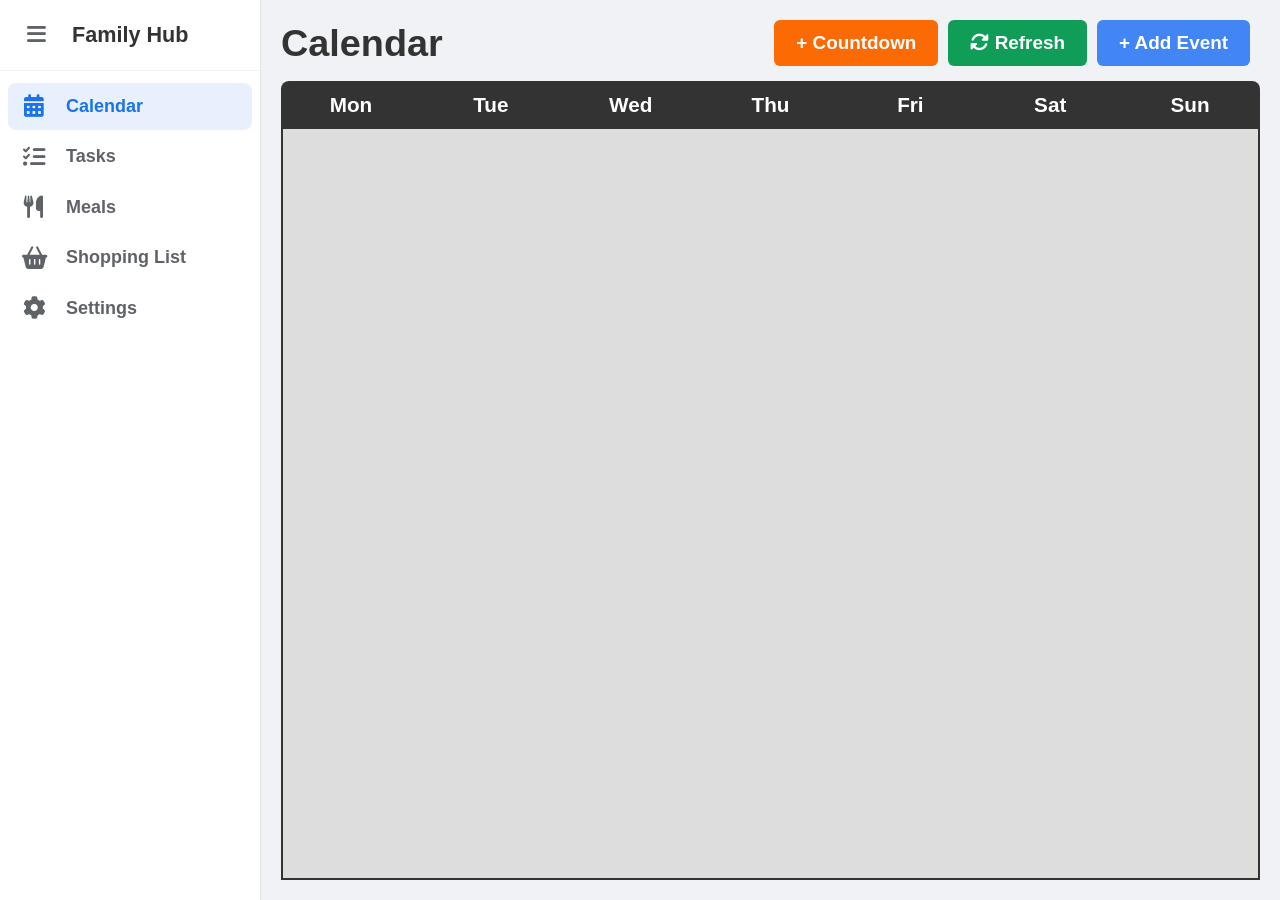
<file: index.html>
<!DOCTYPE html>
<html lang="en">
<head>
    <meta charset="UTF-8">
    <meta name="viewport" content="width=device-width, initial-scale=1.0">
    <title>Family Board Dashboard</title>
    <link rel="stylesheet" href="style.css">
    <link rel="stylesheet" href="https://cdnjs.cloudflare.com/ajax/libs/font-awesome/6.4.0/css/all.min.css">
</head>
<body>

    <!-- Unified Flex Structural Wrapper -->
    <div class="dashboard-container">

        <!-- Retractable Side Menu -->
        <nav id="sidebar" class="sidebar collapsed">
            <div class="sidebar-header">
                <button id="sidebarToggle" class="icon-btn"><i class="fas fa-bars"></i></button>
                <span class="sidebar-title">Family Hub</span>
            </div>
            <ul class="sidebar-menu">
                <li class="active">
                    <a href="index.html">
                        <i class="fas fa-calendar-alt"></i>
                        <span class="menu-text">Calendar</span>
                    </a>
                </li>
                <li><a href="tasks.html"><i class="fas fa-tasks"></i><span class="menu-text">Tasks</span></a></li>
                <li>
                    <a href="meals.html">
                        <i class="fas fa-utensils"></i>
                        <span class="menu-text">Meals</span>
                    </a>
                </li>
                <li>
                    <a href="shopping.html">
                        <i class="fas fa-shopping-basket"></i>
                        <span class="menu-text">Shopping List</span>
                    </a>
                </li>
                <li>
                    <a href="settings.html">
                        <i class="fas fa-cog"></i>
                        <span class="menu-text">Settings</span>
                    </a>
                </li>
                
            </ul>
        </nav>

        <!-- Main Content Area Wrapper -->
        <main class="main-content">
            <section class="calendar-section">
                <div class="controls">
                    <div class="header-left">
                        <button id="contentMenuToggle" class="icon-btn hide-on-desktop"><i class="fas fa-bars"></i></button>
                        <h1>Calendar</h1>
                    </div>
                    <div class="button-group">
                        <!-- Restored Interactive Countdown Components -->
                        <div id="countdown-widget" class="hidden" onclick="openCountdownModal()">
                            <div id="widget-label">Countdown</div>
                            <div id="widget-timer">00d 00h 00m 00s</div>
                        </div>
                        <button id="add-countdown-btn" style="margin-right: 10px; background-color: #fc6a03;" onclick="openCountdownModal()">+ Countdown</button>
                        <button id="refresh-calendar-btn" class="action-btn" style="background-color: #0f9d58;">
    <i class="fas fa-sync-alt"></i> Refresh
</button>
                        <button style="margin-right: 10px;" onclick="openEventModal()">+ Add Event</button>
                    </div>
                </div>

                <div class="calendar-header">
                    <div>Mon</div><div>Tue</div><div>Wed</div><div>Thu</div><div>Fri</div><div>Sat</div><div>Sun</div>
                </div>
                
                <div id="calendar-grid" class="calendar-grid">
                    <!-- JS dynamically injects grid cells here -->
                </div>
            </section>
        </main>
        
    </div>

    <!-- Event/Modal Overlay Structure -->
    <div id="eventModal" class="modal">
        <div class="modal-content">
            <h2 id="modalTitle">Add Family Event</h2>
            
            <label for="eventSummary">Event Name:</label>
            <input type="text" id="eventSummary">
            
            <div id="calendar-select-group">
                <label for="eventCalendar">Calendar:</label>
                <select id="eventCalendar"></select>
            </div>
            
            <label for="eventDate">Date:</label>
            <input type="date" id="eventDate">
            
            <label for="eventTime">Time:</label>
            <input type="time" id="eventTime">
            
            <div class="modal-buttons">
                <button id="deleteEventBtn" onclick="deleteEvent()">Delete</button>
                <button style="background-color: #aaa;" onclick="closeEventModal()">Cancel</button>
                <button onclick="submitEvent()">Save</button>
            </div>
        </div>
    </div>

    <script src="script.js" defer></script>
    <script async defer src="https://apis.google.com/js/api.js"></script>
    <script async defer src="https://accounts.google.com/gsi/client"></script>
    
</body>
</html>
</file>
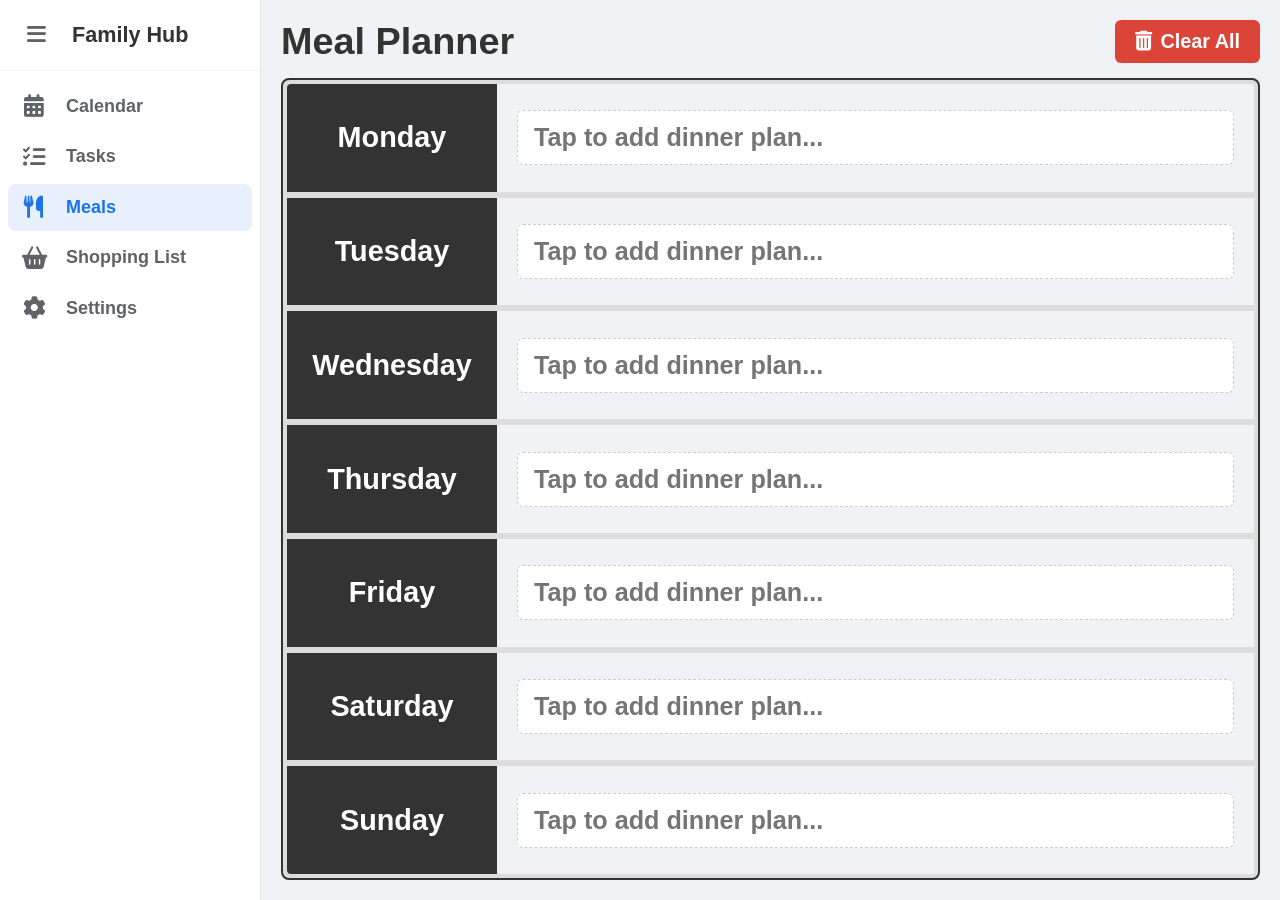
<file: meals.html>
<!DOCTYPE html>
<html lang="en">
<head>
    <meta charset="UTF-8">
    <meta name="viewport" content="width=device-width, initial-scale=1.0">
    <title>Family Board - Meals</title>
    <link rel="stylesheet" href="style.css">
    <!-- FontAwesome for matching dashboard icons -->
    <link rel="stylesheet" href="https://cdnjs.cloudflare.com/ajax/libs/font-awesome/6.4.0/css/all.min.css">
</head>
<body>

    <!-- Unified Flex Structural Wrapper -->
    <div class="dashboard-container">

        <!-- Retractable Side Menu -->
        <nav id="sidebar" class="sidebar collapsed">
            <div class="sidebar-header">
                <button id="sidebarToggle" class="icon-btn"><i class="fas fa-bars"></i></button>
                <span class="sidebar-title">Family Hub</span>
            </div>
            <ul class="sidebar-menu">
                <li>
                    <a href="index.html">
                        <i class="fas fa-calendar-alt"></i>
                        <span class="menu-text">Calendar</span>
                    </a>
                </li>
                <li><a href="tasks.html"><i class="fas fa-tasks"></i><span class="menu-text">Tasks</span></a></li>
                <li class="active">
                    <a href="meals.html">
                        <i class="fas fa-utensils"></i>
                        <span class="menu-text">Meals</span>
                    </a>
                </li>
                <li>
                    <a href="shopping.html">
                        <i class="fas fa-shopping-basket"></i>
                        <span class="menu-text">Shopping List</span>
                    </a>
                </li>
                <li>
                    <a href="settings.html">
                        <i class="fas fa-cog"></i>
                        <span class="menu-text">Settings</span>
                    </a>
                </li>
                
            </ul>
        </nav>

        <!-- Main Content Area -->
        <main class="main-content" style="height: 100vh; padding: 20px; box-sizing: border-box; display: flex; flex-direction: column;">
            <header class="controls" style="margin-bottom: 15px; flex-shrink: 0;">
                <div class="header-left">
                    <button id="contentMenuToggle" class="icon-btn hide-on-desktop"><i class="fas fa-bars"></i></button>
                    <h1>Meal Planner</h1>
                </div>
                <div class="button-group">
                    <!-- Cleaned: Removed inline onclick attribute -->
                    <button id="clearAllMealsBtn" class="clear-btn"><i class="fas fa-trash-alt" style="margin-right: 8px;"></i>Clear All</button>
                </div>
            </header>

            <!-- Horizontally Stacked Day Rows -->
            <div class="meal-rows-container">
                <!-- Monday -->
                <div class="meal-row-card">
                    <h3 class="meal-day-label">Monday</h3>
                    <div class="meal-input-container">
                        <input type="text" id="meal-monday" class="meal-input" placeholder="Tap to add dinner plan...">
                    </div>
                </div>
                <!-- Tuesday -->
                <div class="meal-row-card">
                    <h3 class="meal-day-label">Tuesday</h3>
                    <div class="meal-input-container">
                        <input type="text" id="meal-tuesday" class="meal-input" placeholder="Tap to add dinner plan...">
                    </div>
                </div>
                <!-- Wednesday -->
                <div class="meal-row-card">
                    <h3 class="meal-day-label">Wednesday</h3>
                    <div class="meal-input-container">
                        <input type="text" id="meal-wednesday" class="meal-input" placeholder="Tap to add dinner plan...">
                    </div>
                </div>
                <!-- Thursday -->
                <div class="meal-row-card">
                    <h3 class="meal-day-label">Thursday</h3>
                    <div class="meal-input-container">
                        <input type="text" id="meal-thursday" class="meal-input" placeholder="Tap to add dinner plan...">
                    </div>
                </div>
                <!-- Friday -->
                <div class="meal-row-card">
                    <h3 class="meal-day-label">Friday</h3>
                    <div class="meal-input-container">
                        <input type="text" id="meal-friday" class="meal-input" placeholder="Tap to add dinner plan...">
                    </div>
                </div>
                <!-- Saturday -->
                <div class="meal-row-card">
                    <h3 class="meal-day-label">Saturday</h3>
                    <div class="meal-input-container">
                        <input type="text" id="meal-saturday" class="meal-input" placeholder="Tap to add dinner plan...">
                    </div>
                </div>
                <!-- Sunday -->
                <div class="meal-row-card">
                    <h3 class="meal-day-label">Sunday</h3>
                    <div class="meal-input-container">
                        <input type="text" id="meal-sunday" class="meal-input" placeholder="Tap to add dinner plan...">
                    </div>
                </div>
            </div>
        </main>
        
    </div>

    <script src="script.js" defer></script>
    <script async defer src="https://apis.google.com/js/api.js"></script>
    <script async defer src="https://accounts.google.com/gsi/client"></script>
</body>
</html>
</file>
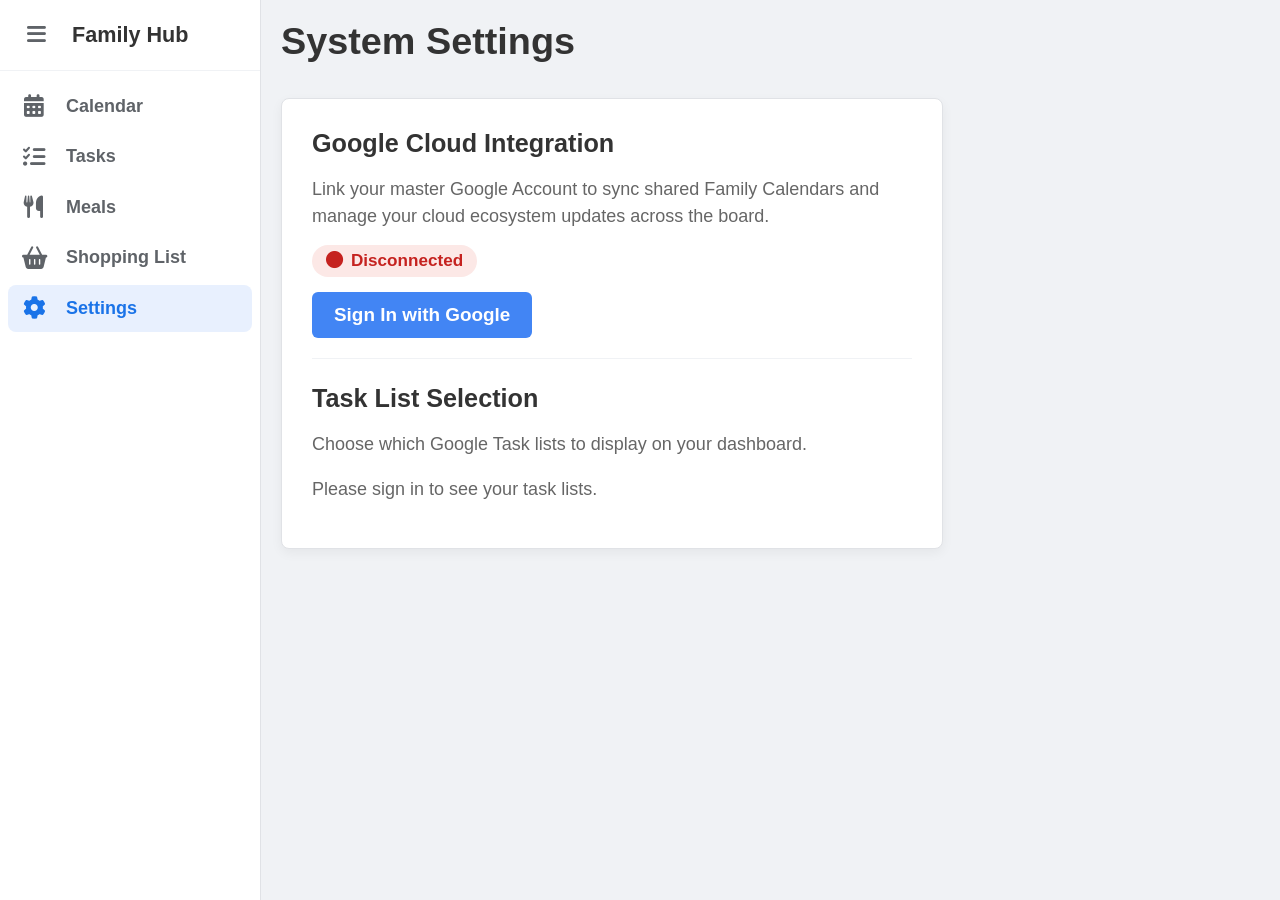
<file: settings.html>
<!DOCTYPE html>
<html lang="en">
<head>
    <meta charset="UTF-8">
    <meta name="viewport" content="width=device-width, initial-scale=1.0">
    <title>Family Board - Settings</title>
    <link rel="stylesheet" href="style.css">
    <link rel="stylesheet" href="https://cdnjs.cloudflare.com/ajax/libs/font-awesome/6.4.0/css/all.min.css">
</head>
<body>

    <div class="dashboard-container">
        <!-- Retractable Side Menu -->
        <nav id="sidebar" class="sidebar collapsed">
            <div class="sidebar-header">
                <button id="sidebarToggle" class="icon-btn"><i class="fas fa-bars"></i></button>
                <span class="sidebar-title">Family Hub</span>
            </div>
            <ul class="sidebar-menu">
                <li><a href="index.html"><i class="fas fa-calendar-alt"></i><span class="menu-text">Calendar</span></a></li>
                <li><a href="tasks.html"><i class="fas fa-tasks"></i><span class="menu-text">Tasks</span></a></li>
                <li><a href="meals.html"><i class="fas fa-utensils"></i><span class="menu-text">Meals</span></a></li>
                <li><a href="shopping.html"><i class="fas fa-shopping-basket"></i><span class="menu-text">Shopping List</span></a></li>                
                <li class="active"><a href="settings.html"><i class="fas fa-cog"></i><span class="menu-text">Settings</span></a></li>
            </ul>
        </nav>

        <!-- Main Content Area -->
        <main class="main-content" style="padding: 20px;">
            <header class="controls" style="margin-bottom: 15px;">
                <div class="header-left">
                    <button id="contentMenuToggle" class="icon-btn hide-on-desktop"><i class="fas fa-bars"></i></button>
                    <h1>System Settings</h1>
                </div>
            </header>

            <div class="settings-container">
                <div class="settings-section">
                    <h2>Google Cloud Integration</h2>
                    <p>Link your master Google Account to sync shared Family Calendars and manage your cloud ecosystem updates across the board.</p>
                    
                    <div id="auth-status-badge" class="status-badge disconnected">
                        <i class="fas fa-circle"></i> <span id="status-text">Disconnected</span>
                    </div>

                    <div class="auth-btn-group">
                        <button id="auth_button" onclick="handleAuthClick()">Sign In with Google</button>
                        <button id="disconnect_button" class="disconnect-btn hidden" onclick="handleDisconnectClick()">Disconnect</button>
                    </div>
                </div>
                <div class="settings-section">
                    <h2>Task List Selection</h2>
                    <p>Choose which Google Task lists to display on your dashboard.</p>
                    <div id="task-lists-container">
                        <!-- Lists will be injected here via script.js -->
                        <p>Please sign in to see your task lists.</p>
                    </div>
                </div>
            </div>
        </main>
    </div>

    <script src="script.js" defer></script>
    <script async defer src="https://apis.google.com/js/api.js"></script>
    <script async defer src="https://accounts.google.com/gsi/client"></script>


</body>
</html>
</file>
<file: style.css>
/* ==========================================
   1. GLOBAL RESET & LAYOUT
   ========================================== */
body, html {
    margin: 0;
    padding: 0;
    font-family: 'Segoe UI', Tahoma, Geneva, Verdana, sans-serif;
    font-size: 18px; /* Increased from default base to scale up relative units */
    min-height: 100vh;
    background-color: #f0f2f5;
    overflow-y: auto; 
}

.dashboard-container {
    display: flex; /* Updated from grid to naturally coordinate with sidebar flex layouts */
    min-height: 100vh;
    width: 100%;
}

/* ==========================================
   2. CALENDAR SECTION
   ========================================== */
.calendar-section {
    padding: 20px;
    display: flex;
    flex-direction: column;
    height: calc(100vh - 40px); /* Forces the calendar view to lock to viewport height */
}

.controls {
    display: flex;
    justify-content: space-between;
    align-items: center;
    margin-bottom: 15px;
}

.button-group {
    display: flex;
    align-items: center;
}

/* Countdown Widget */
#countdown-widget {
    background: white;
    padding: 6px 18px;
    border-radius: 8px;
    border: 2px solid #eee;
    margin-right: 15px;
    text-align: right;
    cursor: pointer;
    transition: all 0.2s ease;
    box-shadow: 0 2px 4px rgba(0,0,0,0.05);
}

#countdown-widget:hover {
    border-color: #fc6a03;
    background-color: #fffaf7;
    transform: translateY(-1px);
}

#widget-label {
    font-size: 0.8rem; 
    font-weight: bold;
    color: #888;
    text-transform: uppercase;
}

#widget-timer {
    font-size: 1.2rem; 
    font-family: 'Courier New', Courier, monospace;
    font-weight: bold;
    color: #db4437;
}

.hidden {
    display: none !important;
}

h1 {
    margin: 0;
    color: #333;
    font-size: 2.1rem; 
}

/* ==========================================
   3. THE GRID & HEADERS
   ========================================== */
.calendar-header {
    display: grid;
    grid-template-columns: repeat(7, 1fr);
    text-align: center;
    font-weight: bold;
    padding: 12px 0;
    font-size: 1.15rem; 
    background-color: #333;
    color: white;
    border-radius: 8px 8px 0 0;
}

.calendar-grid {
    display: grid;
    grid-template-columns: repeat(7, 1fr);
    grid-template-rows: repeat(6, 1fr); /* FIX: Ensures the 6 rows evenly stretch vertically */
    gap: 4px;
    background-color: #ddd; 
    border: 2px solid #333;
    border-top: none;
    flex-grow: 1;
    
    /* FIX: Prevents text selection on multi-taps, ensuring click actions fire cleanly on touch */
    user-select: none;
    -webkit-user-select: none;

    /* ADD THESE TO IMPROVE TOUCH SENSITIVITY */
    -webkit-tap-highlight-color: transparent; 
    cursor: pointer;
}

.day-cell {
    background: white;
    padding: 6px;
    display: flex;
    flex-direction: column;
    gap: 4px;
    overflow: hidden; 
    min-height: 100px; 
    transition: all 0.3s ease;
    cursor: pointer; /* Provides visual feedback that the cell is interactive */
}

.day-top-row {
    display: flex;
    justify-content: space-between;
    align-items: flex-start;
    margin-bottom: 2px;
}

.day-num {
    font-weight: bold;
    color: #888;
    font-size: 0.95rem; 
    align-self: flex-start;
}

.cell-weather {
    display: flex;
    align-items: center;
    gap: 4px;
    text-align: right;
}

.cell-weather img {
    width: 28px; 
    height: 28px;
}

.cell-temp {
    font-size: 0.85rem; 
    color: #444;
    font-weight: bold;
    line-height: 1.1;
}

.cell-temp span {
    color: #999;
    font-weight: normal;
}

/* Past Day Styling */
.past-day {
    background-color: #f2f2f2 !important;
    opacity: 0.5;
    filter: grayscale(60%);
}

.today-day {
    background-color: #fffdec !important;
    border: 2px solid #4285f4 !important;
    box-shadow: inset 0 0 10px rgba(66, 133, 244, 0.15);
    z-index: 1;
}

/* ==========================================
   4. EVENT STYLING
   ========================================== */
.event {
    color: white;
    font-size: 0.9rem; 
    font-weight: 600;
    padding: 5px 8px;
    border-radius: 4px;
    line-height: 1.2;
    white-space: normal; 
    word-wrap: break-word;
    box-shadow: 1px 1px 2px rgba(0,0,0,0.15);
    border-left: 3px solid rgba(0,0,0,0.2);
    cursor: pointer;
}

/* ==========================================
   5. BUTTONS AND MODALS
   ========================================== */
button { 
    padding: 12px 22px; 
    background-color: #4285f4; 
    color: white; 
    border: none; 
    border-radius: 6px; 
    font-weight: bold; 
    font-size: 1.05rem; 
    cursor: pointer; 
    transition: background 0.2s; 
    font-family: inherit; 
}
button:hover { background-color: #357ae8; }

.action-btn { 
    padding: 12px 22px; 
    border: none; 
    border-radius: 6px; 
    font-weight: bold; 
    font-size: 1.05rem; 
    cursor: pointer; 
    transition: background 0.2s; 
    font-family: inherit;
    color: white;
    margin-right: 10px; /* Maintains consistency with other buttons */
}

/* Specific override for the refresh color if needed */
#refresh-calendar-btn {
    background-color: #0f9d58;
}

#refresh-calendar-btn:hover {
    background-color: #0c8a4d; /* Slightly darker green for hover */
}

.modal { display: none; position: fixed; z-index: 2000; left: 0; top: 0; width: 100%; height: 100%; background-color: rgba(0, 0, 0, 0.6); backdrop-filter: blur(4px); }
.modal-content { background-color: white; margin: 8% auto; padding: 30px; border-radius: 15px; width: 480px; display: flex; flex-direction: column; gap: 14px; box-shadow: 0 10px 30px rgba(0,0,0,0.3); border: 1px solid #ccc; }
.modal-content h2 { margin-top: 0; color: #333; font-size: 1.7rem; border-bottom: 2px solid #f0f2f5; padding-bottom: 10px; }
.modal-content label { font-weight: bold; font-size: 1.05rem; color: #666; margin-top: 5px; }
.modal-content input, .modal-content select { padding: 12px; border: 2px solid #eee; border-radius: 8px; font-size: 1.15rem; font-family: inherit; outline: none; transition: border-color 0.2s; }
.modal-content input:focus { border-color: #4285f4; }

.time-input { display: grid; grid-template-columns: 1fr 1fr; gap: 15px; }
.time-input div { display: flex; flex-direction: column; gap: 5px; }
.modal-buttons { display: flex; justify-content: flex-end; gap: 12px; margin-top: 20px; }
.modal-buttons button { padding: 12px 24px; font-size: 1.15rem; }
#deleteEventBtn { background-color: #db4437; margin-right: auto; }
#deleteEventBtn:hover { background-color: #c53929; }

/* ==========================================
   6. DASHBOARD STRUCTURAL LAYOUT WITH SIDEBAR
   ========================================== */
body {
    display: flex;
    min-height: 100vh;
    overflow-x: hidden;
}

/* Master Sidebar Container */
.sidebar {
    width: 260px;
    background-color: #ffffff;
    border-right: 1px solid #e0e2e6;
    display: flex;
    flex-direction: column;
    /* Updated smoothly for width adjustments while preparing hooks for preload states */
    transition: width 0.3s ease, min-width 0.3s ease;
    flex-shrink: 0;
    z-index: 1000;
}

/* Collapsed state modifier */
.sidebar.collapsed {
    width: 68px;
}

.sidebar-header {
    height: 70px;
    display: flex;
    align-items: center;
    padding: 0 16px;
    border-bottom: 1px solid #f0f2f5;
    gap: 16px;
    overflow: hidden;
}

.sidebar-title {
    font-weight: 700;
    font-size: 1.2rem;
    color: #333;
    white-space: nowrap;
    opacity: 1;
    transition: opacity 0.2s ease;
}

.sidebar.collapsed .sidebar-title {
    opacity: 0;
    pointer-events: none;
}

/* General Purpose Icon Button Styling */
.icon-btn {
    background: none;
    border: none;
    color: #5f6368;
    padding: 10px;
    border-radius: 50%;
    cursor: pointer;
    display: flex;
    align-items: center;
    justify-content: center;
    font-size: 1.2rem;
    min-width: 40px;
    height: 40px;
    transition: background 0.2s;
}
.icon-btn:hover {
    background-color: #f1f3f4;
    color: #1a73e8;
}

/* Navigation List Options */
.sidebar-menu {
    list-style: none;
    padding: 12px 8px;
    margin: 0;
    display: flex;
    flex-direction: column;
    gap: 4px;
}

.sidebar-menu li a {
    display: flex;
    align-items: center;
    padding: 12px 14px;
    color: #5f6368;
    text-decoration: none;
    border-radius: 8px;
    font-weight: 600;
    gap: 20px;
    white-space: nowrap;
    transition: all 0.2s ease;
}

.sidebar-menu li i {
    font-size: 1.25rem;
    width: 24px;
    text-align: center;
}

.sidebar-menu li a:hover {
    background-color: #f1f3f4;
    color: #202124;
}

/* Active Page Highlight states */
.sidebar-menu li.active a {
    background-color: #e8f0fe;
    color: #1a73e8;
}

/* Hides label text when collapsed */
.menu-text {
    opacity: 1;
    transition: opacity 0.2s ease;
}
.sidebar.collapsed .menu-text {
    opacity: 0;
    pointer-events: none;
}

/* Add this class to completely block layout snapping animations during setup */
.no-transition {
    transition: none !important;
}

/* Main Content Workspace Panes */
.main-content {
    flex-grow: 1;
    background-color: #f0f2f5;
    min-width: 0; 
    display: flex;
    flex-direction: column;
}

.header-left {
    display: flex;
    align-items: center;
    gap: 12px;
}

.hide-on-desktop {
    display: none;
}

/* Content View Styles for blank state subpages */
.blank-state-card {
    margin: 40px auto;
    background: white;
    padding: 60px;
    border-radius: 12px;
    text-align: center;
    border: 1px solid #e0e2e6;
    max-width: 500px;
    box-shadow: 0 4px 12px rgba(0,0,0,0.05);
}

.placeholder-icon {
    font-size: 4rem;
    color: #d1d5db;
    margin-bottom: 20px;
    display: block;
}

.blank-state-card p {
    color: #6b7280;
    font-size: 1.2rem;
    margin: 0;
}

/* Responsive UI Adjustment overrides */
@media (max-width: 768px) {
    .hide-on-desktop {
        display: flex;
    }
    .sidebar.collapsed {
        width: 0px;
        border-right: none;
    }
}

/* ==========================================
   7. SHOPPING LIST SPECIFIC APPLICATION WORKSPACE
   ========================================== */
.shopping-section {
    padding: 20px;
    box-sizing: border-box;
    display: flex;
    flex-direction: column;
    gap: 15px;
    flex-grow: 1;
}

/* Input Form Bar styling */
.shopping-form {
    display: flex;
    gap: 10px;
    flex-shrink: 0;
}

.shopping-input {
    flex-grow: 1;
    border: 2px solid #e0e2e6;
    border-radius: 8px;
    padding: 12px 16px;
    outline: none;
    box-sizing: border-box;
    background-color: #ffffff;
    font-size: 1.05rem;
    font-family: inherit;
    transition: border-color 0.2s;
}

.shopping-input:focus {
    border-color: #4285f4;
}

.add-item-btn {
    background-color: #1a73e8;
    padding: 0 24px;
    white-space: nowrap;
}
.add-item-btn:hover { background-color: #1557b0; }

/* Clear bought control custom styling */
.clear-bought-btn {
    background-color: #5f6368;
}
.clear-bought-btn:hover { background-color: #45474a; }

/* List View Workspace */
.shopping-list {
    list-style: none;
    padding: 0;
    margin: 0;
    overflow-y: auto;
    display: flex;
    flex-direction: column;
    gap: 8px;
}

.shopping-item {
    background: white;
    padding: 16px 20px;
    border-radius: 8px;
    display: flex;
    align-items: center;
    justify-content: space-between;
    border: 1px solid #e0e2e6;
    cursor: pointer;
    transition: all 0.2s ease;
    user-select: none;
    -webkit-user-select: none;
}

.shopping-item:hover {
    box-shadow: 0 2px 6px rgba(0,0,0,0.05);
    border-color: #ccc;
}

.shopping-item.checked {
    background-color: #f8f9fa;
    border-color: #e0e2e6;
    opacity: 0.7;
}

.shopping-item.checked .item-text {
    text-decoration: line-through;
    color: #888;
}

.checkbox-container {
    display: flex;
    align-items: center;
    gap: 15px;
}

.custom-checkbox {
    width: 20px;
    height: 20px;
    border: 2px solid #5f6368;
    border-radius: 4px;
    display: flex;
    align-items: center;
    justify-content: center;
    transition: all 0.2s ease;
    flex-shrink: 0;
}

.shopping-item.checked .custom-checkbox {
    background-color: #1a73e8;
    border-color: #1a73e8;
}

.custom-checkbox i {
    color: white;
    font-size: 0.75rem;
    display: none;
}

.shopping-item.checked .custom-checkbox i {
    display: block;
}

.item-text {
    font-size: 1.1rem;
    font-weight: 600;
    color: #333;
}

/* ==========================================
   8. MEAL PLANNER SPECIFIC APPLICATION WORKSPACE
   ========================================== */
.meal-rows-container {
    display: flex;
    flex-direction: column;
    gap: 6px;
    background-color: #ddd;
    border: 2px solid #333;
    border-radius: 8px;
    flex-grow: 1;
    padding: 4px;
    box-sizing: border-box;
}

.meal-row-card {
    background: white;
    display: flex;
    align-items: stretch;
    flex-grow: 1;
    box-sizing: border-box;
}

.meal-row-card:first-child {
    border-top-left-radius: 4px;
    border-top-right-radius: 4px;
}
.meal-row-card:first-child .meal-day-label {
    border-top-left-radius: 4px;
}

.meal-row-card:last-child {
    border-bottom-left-radius: 4px;
    border-bottom-right-radius: 4px;
}
.meal-row-card:last-child .meal-day-label {
    border-bottom-left-radius: 4px;
}

.meal-day-label {
    font-weight: bold;
    font-size: 1.6rem; 
    color: white;
    background-color: #333;
    display: flex;
    align-items: center;
    justify-content: center;
    width: 180px; 
    margin: 0;
    padding: 0 15px;
    text-align: center;
    flex-shrink: 0;
}

.meal-input-container {
    flex-grow: 1;
    display: flex;
    align-items: center; 
    background-color: #f0f2f5;
    padding: 0 20px;
}

.meal-input {
    width: 100%;
    border: 1px dashed #ccc;
    border-radius: 6px; 
    padding: 12px 16px;
    font-family: inherit;
    font-size: 1.4rem; 
    font-weight: 600;
    outline: none;
    box-sizing: border-box;
    background-color: #ffffff;
    transition: all 0.2s ease;
}

.meal-input:focus {
    border: 2px solid #4285f4;
    box-shadow: 0 0 8px rgba(66, 133, 244, 0.2);
}

.clear-btn {
    background-color: #db4437;
    font-size: 1.1rem;
    padding: 10px 20px;
}

.clear-btn:hover {
    background-color: #c53929;
}

/* Settings Page Specific Styles */
.settings-container {
    background-color: #ffffff;
    border: 1px solid #e0e2e6;
    border-radius: 8px;
    padding: 30px;
    max-width: 600px;
    margin: 20px 0;
    box-shadow: 0 4px 12px rgba(0,0,0,0.05);
}

.settings-section {
    margin-bottom: 25px;
    padding-bottom: 20px;
    border-bottom: 1px solid #f0f2f5;
}

.settings-section:last-child { 
    border-bottom: none; 
    margin-bottom: 0; 
    padding-bottom: 0; 
}

.settings-section h2 { 
    font-size: 1.4rem; 
    color: #333; 
    margin-top: 0; 
    margin-bottom: 10px; 
}

.settings-section p { 
    color: #666; 
    font-size: 1rem; 
    line-height: 1.5; 
    margin-bottom: 15px; 
}


.status-badge { display: inline-flex; align-items: center; gap: 8px; font-weight: bold; font-size: 0.95rem; padding: 6px 14px; border-radius: 20px; margin-bottom: 15px; }
.status-badge.connected { background-color: #e6f4ea; color: #137333; }
.status-badge.disconnected { background-color: #fce8e6; color: #c5221f; }
.auth-btn-group { display: flex; gap: 12px; }
.disconnect-btn { background-color: #db4437; }
.disconnect-btn:hover { background-color: #c53929; }
</file>
